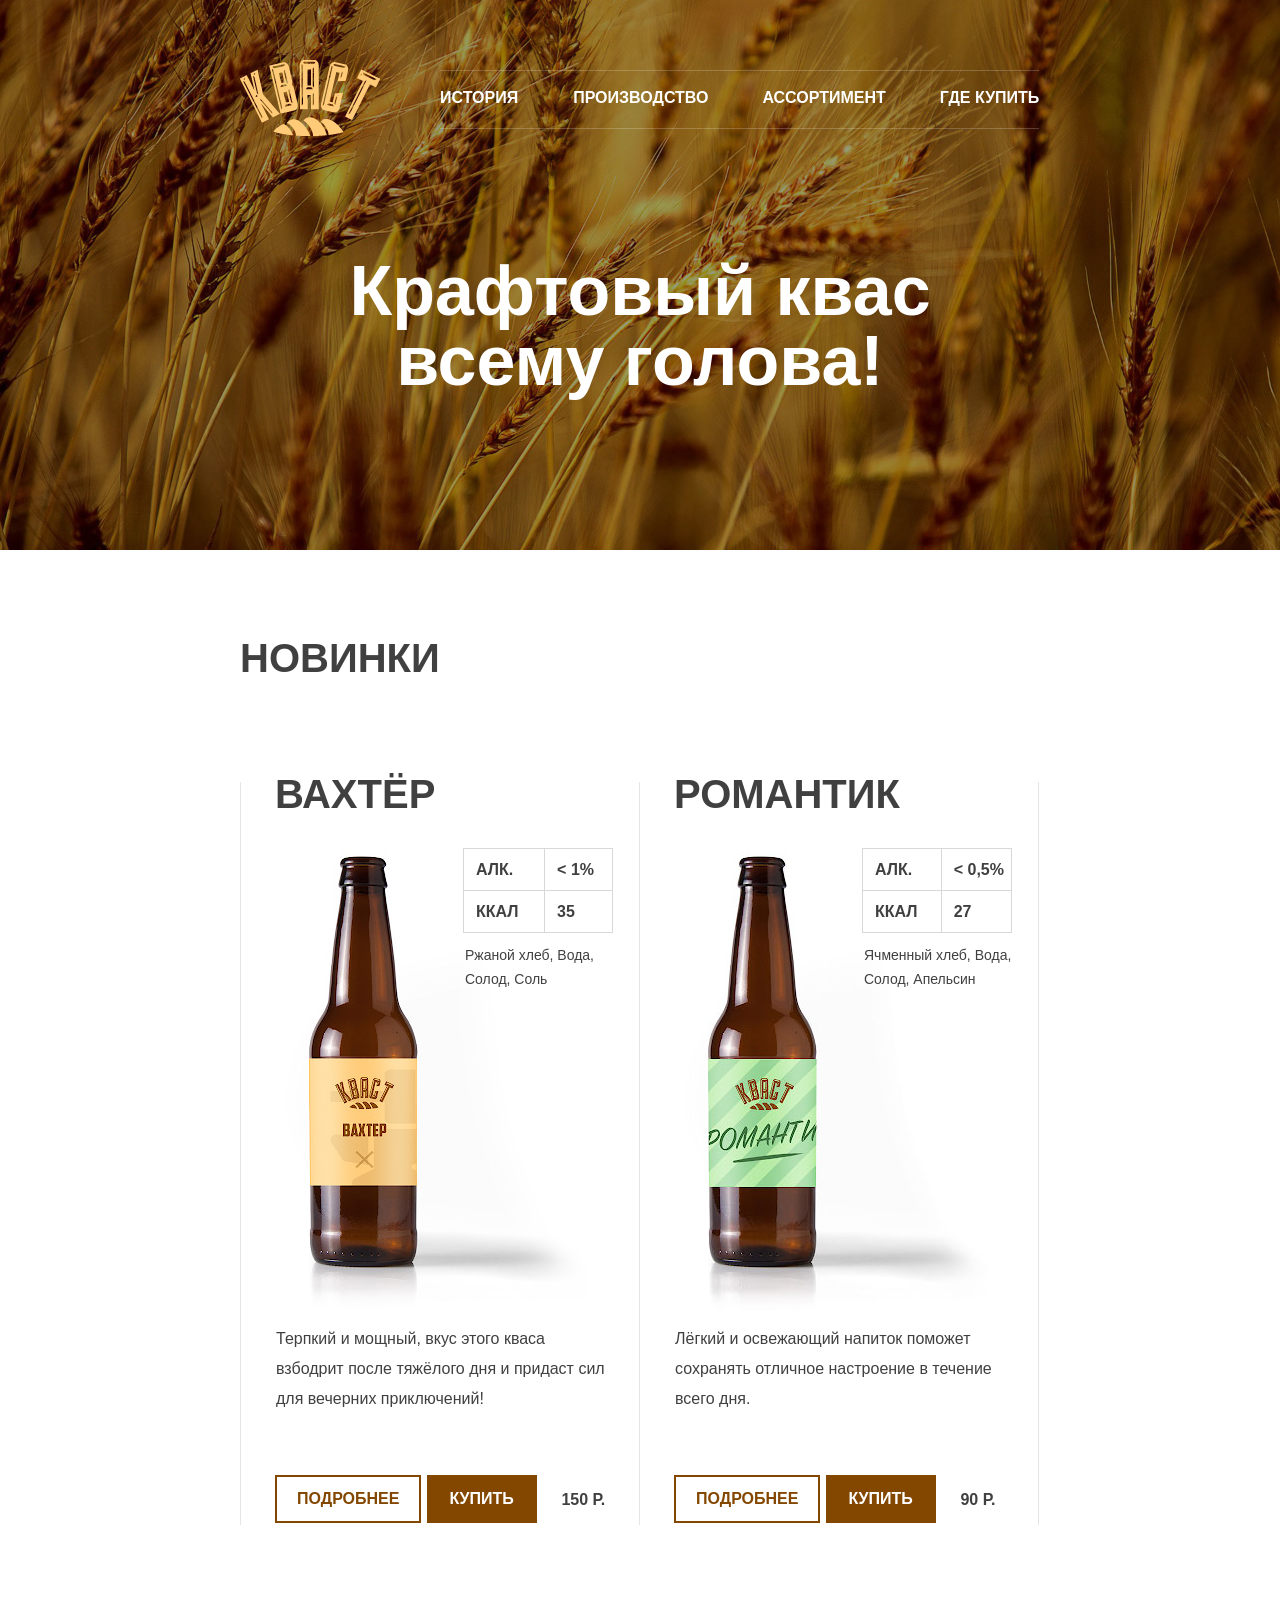
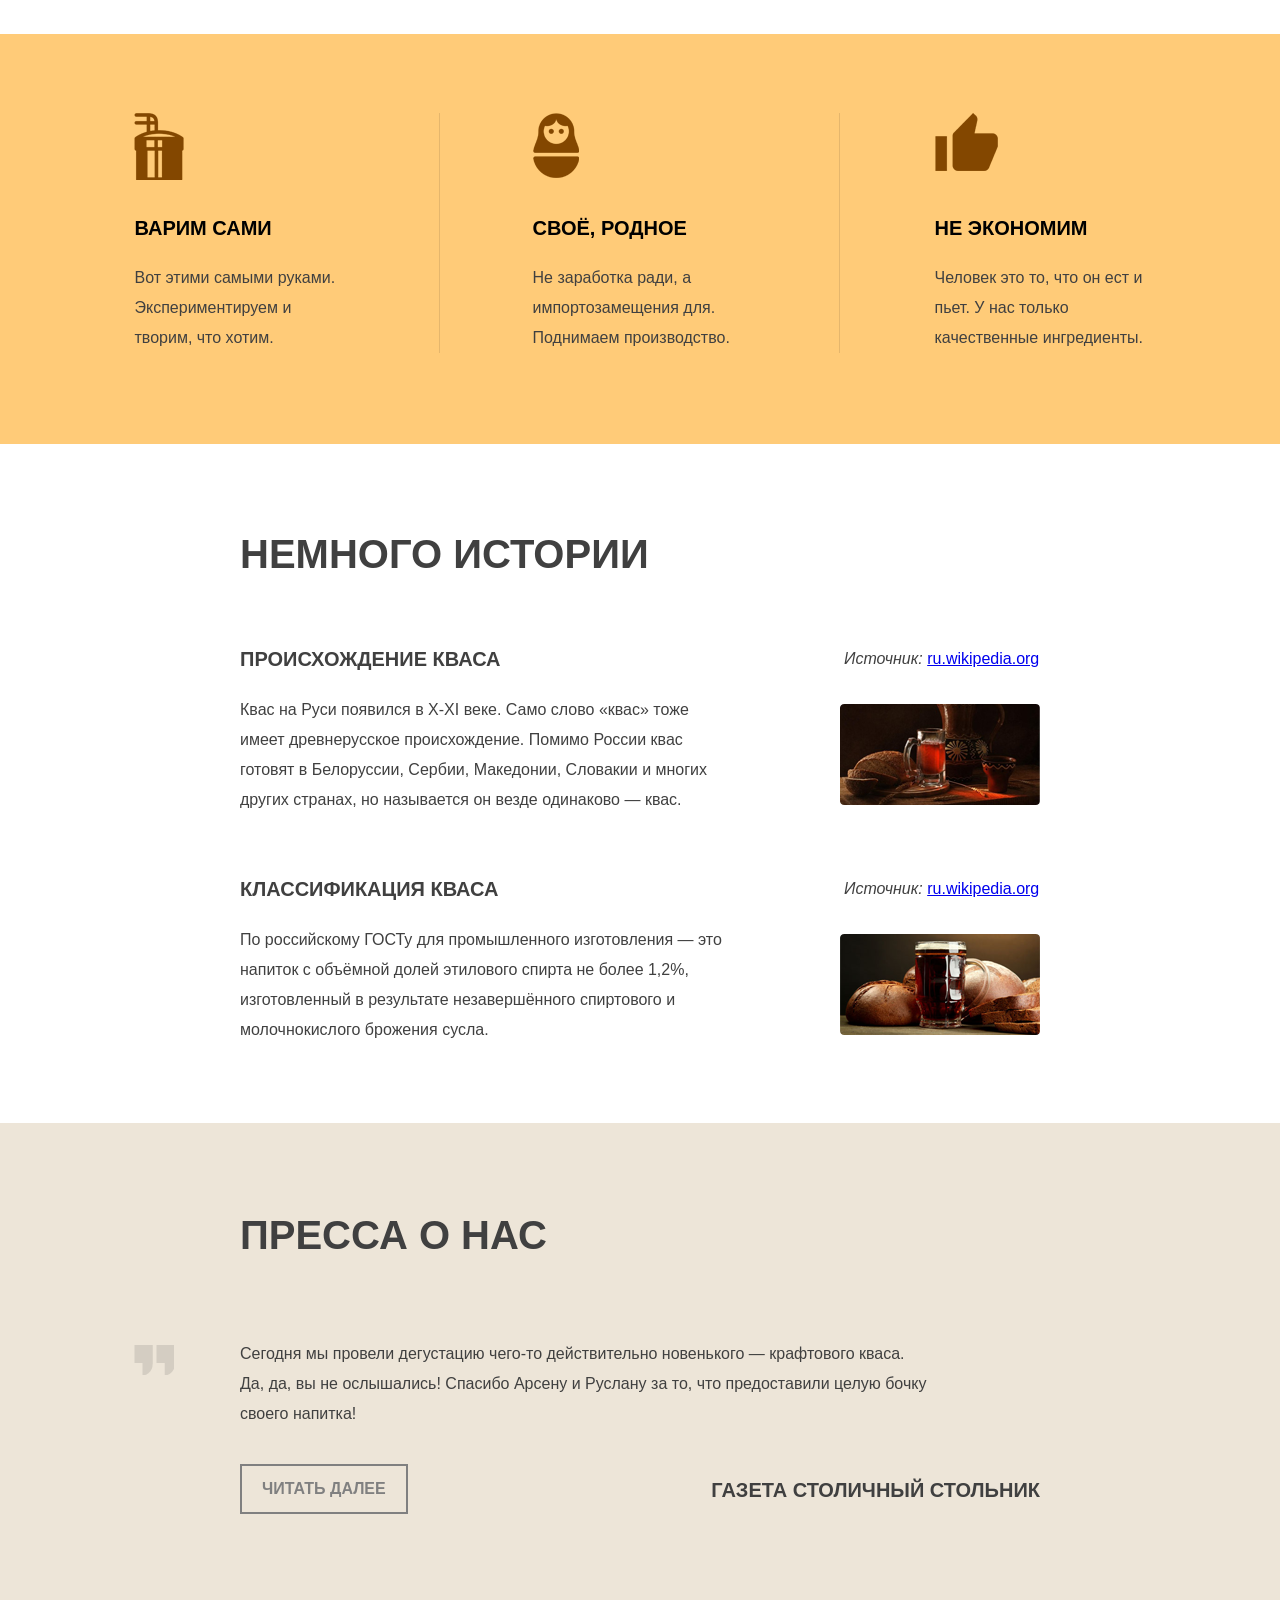
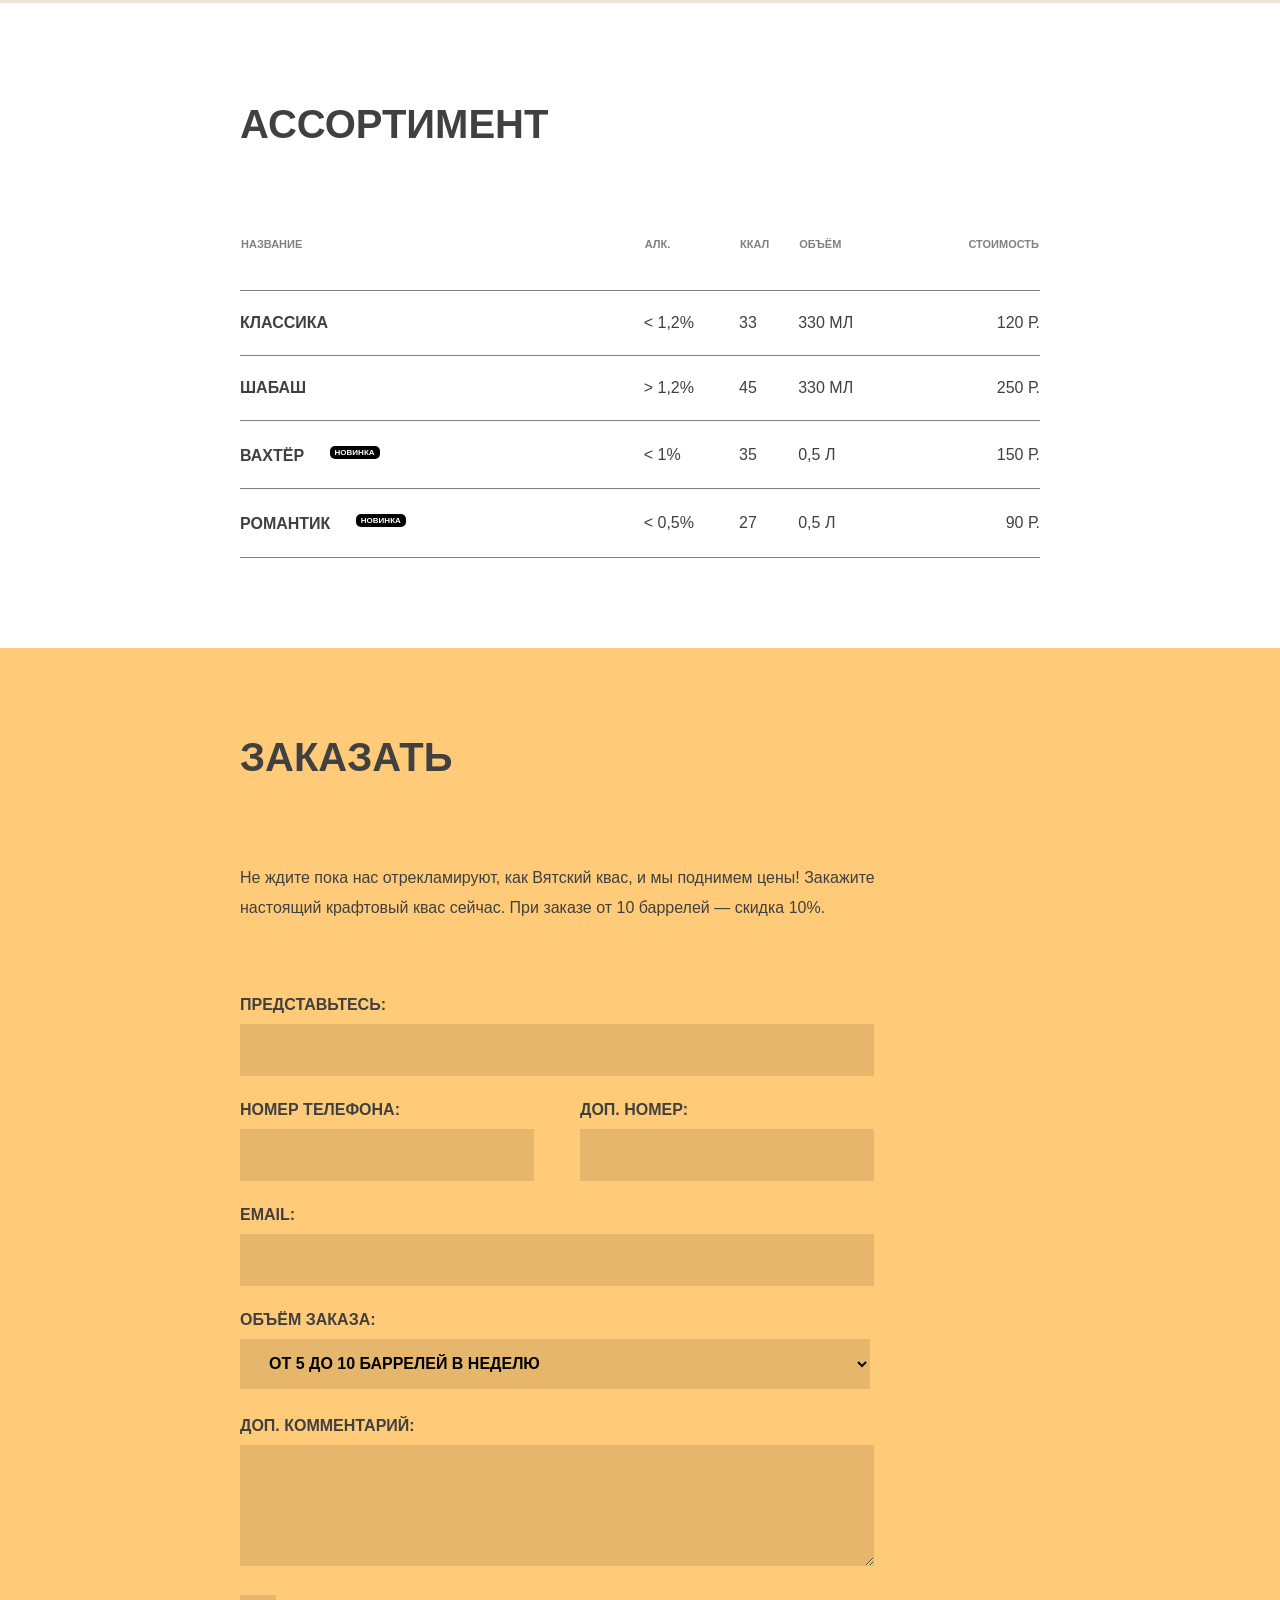
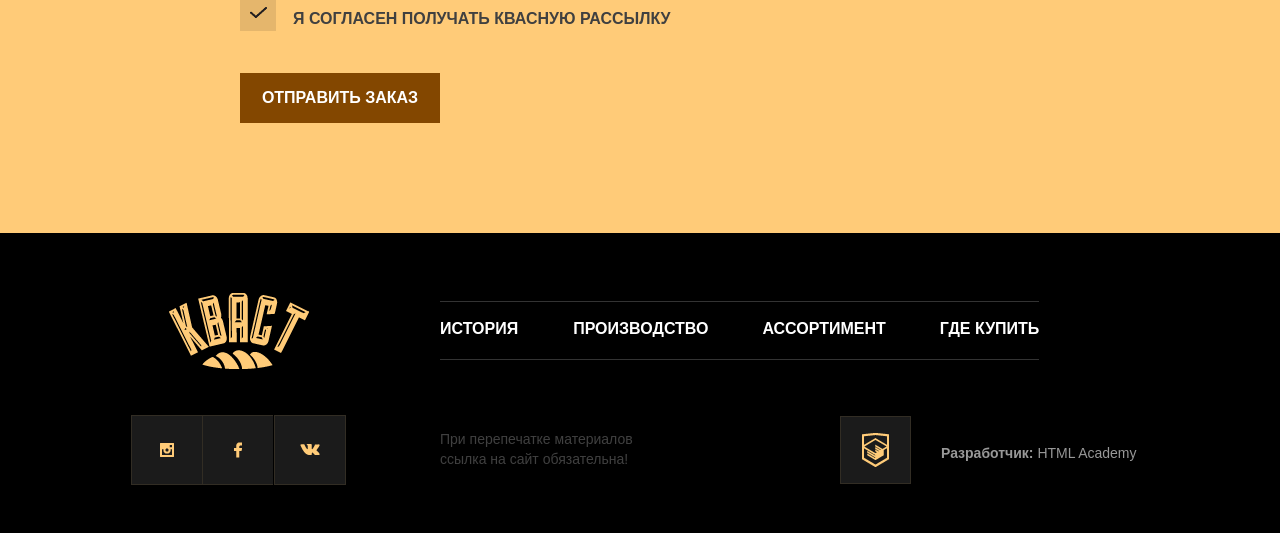
<file: index.html>
<!DOCTYPE HTML>
<html>
  <head>
    <meta charset="utf-8">
    <title>Кваст</title>
    <link rel="stylesheet" href="css/style.css">
  </head>
  <body>

	<header class="page-header">
		<div class="container">
			<div class="header-top clearfix">
				<div class="header-logo">
		<img src="img/logo.png" alt="logo">
				</div>
          <nav class="nav-block main-nav clearfix">
		<ul>
			<li><a href="#">История</a></li>
			<li><a href="#">Производство</a></li>
			<li><a href="#">Ассортимент</a></li>
			<li><a href="#">Где купить</a></li>
		</ul>
          </nav>
			</div>
			</div>
        <div class="promo">
            <p>Крафтовый квас <br> всему голова!</p>
        </div>
		</div>
	</header>

	<section class="newsletter clearfix">
		<div class="container">
		<h2 class="newsletter-news ">Новинки</h2>
			<div class="new-position">
				<h3 class="new-position-name">Вахтёр</h3>
				<div class="position-table">
					<table border="1" class="price-list">
						<tr>
							<td class="price-alc">Алк.</td>
							<td class="price-percent first">&lt; 1%</td>
						</tr>
						<tr>
							<td class="price-fat">Ккал</td>
							<td class="price-count">35</td>
						</tr>
					</table>
					<p class="ingridients">Ржаной хлеб, Вода, Солод, Соль</p>
				</div>
				<div class="item-image ">
					<img src="img/bottle-left.jpg">
				</div>
				<div class="about">
					<p class="about-text">Терпкий и мощный, вкус этого кваса взбодрит после тяжёлого дня и придаст сил для
						вечерних приключений!</p>
				<div class="buy">
					<a class="btn btn-about" href="#">Подробнее</a>
					<a class="btn btn-buy" href="#">Купить</a>
					<strong class="overprice">150 Р.</strong>
				</div>
				</div>
			</div>

		<div class="new-position">
				<h3 class="new-position-name">Романтик</h3>
				<div class="position-table">
					<table border="1" class="price-list">
						<tr>
							<td class="price-alc">Алк.</td>
							<td class="price-percent second">&lt; 0,5%</td>
						</tr>
						<tr>
							<td class="price-fat">Ккал</td>
							<td class="price-count">27</td>
						</tr>
					</table>
					<p class="ingridients">Ячменный хлеб, Вода, Солод, Апельсин</p>

				</div>

				<div class="item-image clearfix">
					<img src="img/bottle-right.jpg">
				</div>
				<div class="about">
					<p class="about-text">Лёгкий и освежающий напиток поможет сохранять отличное настроение в
						течение всего дня.</p>
			<div class="buy">
					<a class="btn btn-about" href="#">Подробнее</a>
					<a class="btn btn-buy" href="#">Купить</a>
					<strong class="overprice">90 Р.</strong>
			</div>
				</div>
		</div>
		</div>
	</section>


	<section class="features">
        <div class="container">
		<ul class="clearfix">
			<li class="feature-item feature-brew">
				<h2 class="feature-title ">Варим сами</h2>
				<p>Вот этими самыми руками. Экспериментируем и творим, что хотим.</p>
			</li>
			<li class="feature-item feature-local">
				<h2 class="feature-title ">Своё, родное</h2>
				<p>Не заработка ради, а импортозамещения для. Поднимаем производство.</p>
			</li>
			<li class="feature-item feature-economy">
				<h2 class="feature-title ">Не экономим</h2>
				<p>Человек это то, что он ест и пьет. У нас только качественные ингредиенты.</p>
			</li>
		</ul>
        </div>
	</section>

	<section class="history">
		<h2 class="newsletter-news">Немного истории</h2>
		<dl>
 	    	<dt>
 	      		<h3>Происхождение кваса</h3>
 		  		<i>Источник: </i><a href="https://ru.wikipedia.org">ru.wikipedia.org</a>
				<img alt="Происхождение кваса" src="img/wiki-1.png">
 			</dt>
 			<dd>
 		  		<p>Квас на Руси появился в X-XI веке. Само слово «квас» тоже имеет древнерусское происхождение. Помимо России квас готовят в Белоруссии, Сербии, Македонии, Словакии и многих других странах, но называется он везде одинаково — квас.</p>
 			</dd>
 			<dt>
 	      		<h3>Классификация кваса</h3>
 		  		<i>Источник: </i><a href="https://ru.wikipedia.org"> ru.wikipedia.org</a>
				<img alt="Классификация кваса" src="img/wiki-2.png">
 			<dd>
 	       		<p>По российскому ГОСТу для промышленного изготовления — это напиток с объёмной долей этилового спирта не более 1,2%, изготовленный в результате незавершённого спиртового и молочнокислого брожения сусла.</p>
 			</dt>
		</dl>
	</section>

	<section class="about-us">
        <div class="container">
		<h2 class="newsletter-news">Пресса о нас</h2>
		<blockquote>
			<p>Сегодня мы провели дегустацию чего-то действительно новенького — крафтового кваса. <br> Да, да, вы не ослышались! Спасибо Арсену и Руслану за то, что предоставили целую бочку своего напитка!</p>

            <a class="btn btn-read" href="#">Читать далее</a>
			<p class="papper-name">Газета столичный Стольник <p>
		</blockquote>
        </div>
	</section>

	<section class="range">
		<h2 class="newsletter-news">Ассортимент</h2>
		<table class="range-table" >
			<tr>
				<th>Название</th>
				<th>Алк.</th>
				<th>Ккал</th>
				<th>Объём</th>
				<th>Стоимость</th>
			</tr>
			<tr>
				<td>Классика</td>
				<td>&lt; 1,2%</td>
				<td>33</td>
				<td>330 мл</td>
				<td>120 Р.</td>
			</tr>
			<tr>
				<td>Шабаш</td>
				<td>&gt; 1,2%</td>
				<td>45</td>
				<td>330 мл</td>
				<td>250 Р.</td>
			</tr>
			<tr>
				<td>Вахтёр <sup>Новинка</sup></td>
				<td>&lt; 1%</td>
				<td>35</td>
				<td>0,5 л</td>
				<td>150 Р.</td>
			</tr>
			<tr>
				<td>Романтик <sup>Новинка</sup></td>
				<td>&lt; 0,5%</td>
				<td>27</td>
				<td>0,5 л</td>
				<td>90 Р.</td>
			</tr>
		</table>
	</section>

	<div class="feedback">
		<div class="container">
	<h2 class="newsletter-news">Заказать</h2>
	<p>Не ждите пока нас отрекламируют, как Вятский квас, и мы поднимем цены! Закажите настоящий крафтовый квас сейчас. При заказе от 10 баррелей — скидка 10%.</p>
		<div class="feedback_form">
			<form>
				<div class="data-form">
					<label for="us-name" class="user-name">Представьтесь:</label>
					<input type="text" name="us-name" id="us-name">
				</div>
				<div class="data-form number">
					<label for="us-phone" class="user-phone">Номер телефона:</label>
					<input type="text" name="us-phone" id="us-phone">
				</div>
				<div class="data-form second-number">
					<label for="second_us-phone" class="second_user-phone">Доп. номер:</label>
					<input type="text" name="us-phone" id="second_us-phone">
				</div>
				<div class="data-form">
					<label for="us-email" class="user-email">Email:</label>
					<input type="text" name="us-email" id="us-email">
				</div>
				<div class="data-form select">
						<label for="data-form" class="data_select">Объём заказа:</label>
					<select class="data-form">
						<option name="1" id="data-form">От 5 до 10 баррелей в неделю</option>
					</select>
				</div>
				<div class="data-form textarea">
					<label for="txt_ar">Доп. комментарий:</label>
					<textarea class="data-form" name="txt_area_mess" id="txt_ar" rows="10" cols="96"></textarea>
				</div>
				<div class="data-form">
					<input checked type="checkbox" name="check" id="checkbox">
					<label for="checkbox">Я согласен получать квасную рассылку</label>	
				</div>
				<div>
					<input type="submit" class="btn" name="btn_submit" id="btn_submit" value="Отправить заказ">
				</div>
			</form>
		</div>
		</div>
</div>

<!-- Block №8 -->

<footer class="page-footer">
	<div class="container">
		<div class="footer-logo">
			<img  src="img/logo.png" width="140" height="76" alt="Кваст">
		</div>
		<nav class="nav-block footer-nav">
			<ul>
				<li><a href="#">История</a></li>
				<li><a href="#">Производство</a></li>
				<li><a href="#">Ассортимент</a></li>
				<li><a href="#">Где купить</a></li>
			</ul>
		</nav>
		<div class="social">
			<a class="social-btn social-in" href="#">Инстаграм</a>
			<a class="social-btn social-fb" href="#">Фейсбук</a>
			<a class="social-btn social-vk" href="#">Вконтакте</a>
			<p>При перепечатке материалов ссылка на сайт обязательна!</p>
		</div>
		<div class="logo_footer">
			<img class="dev-logo" src="img/htmlacademy.png">
			<p><b> Разработчик: </b><a href="#">HTML Academy</a></p>
		</div>
	</div>
</footer>

  </body>
</html>
</file>
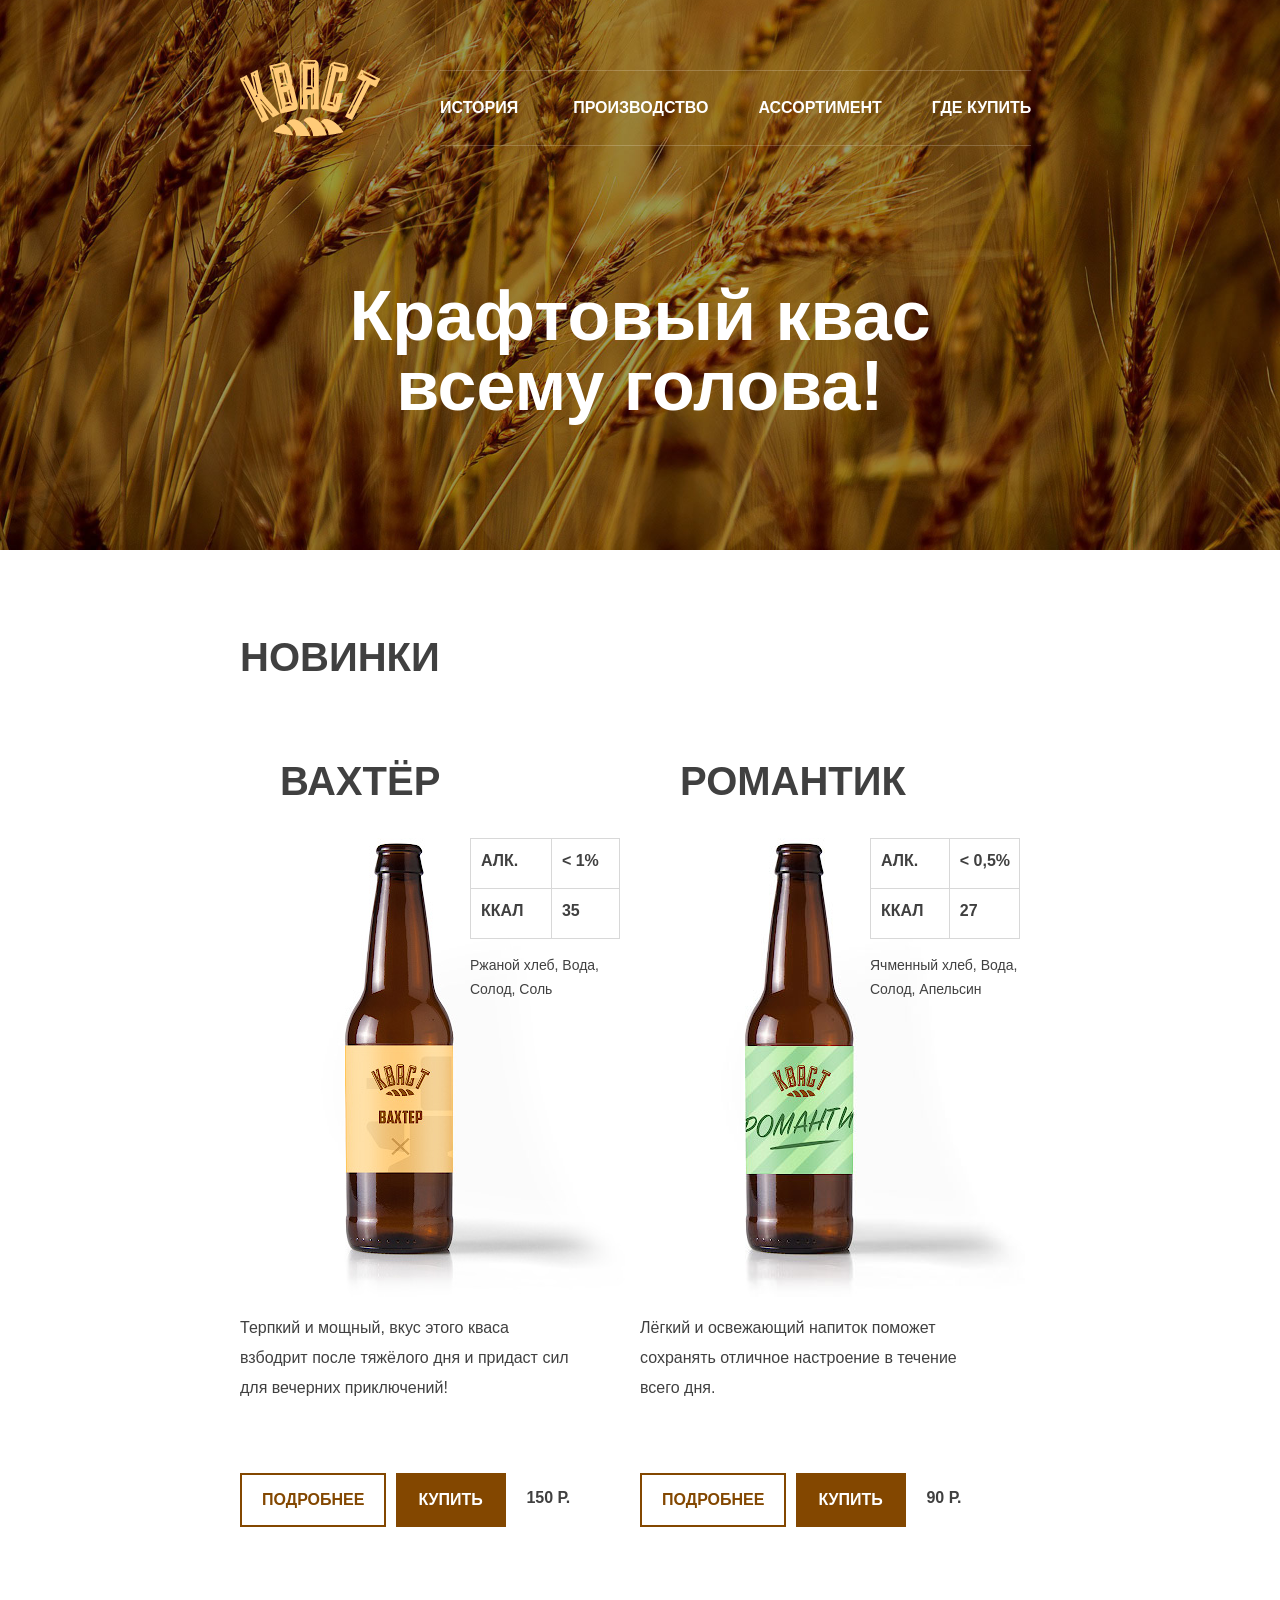
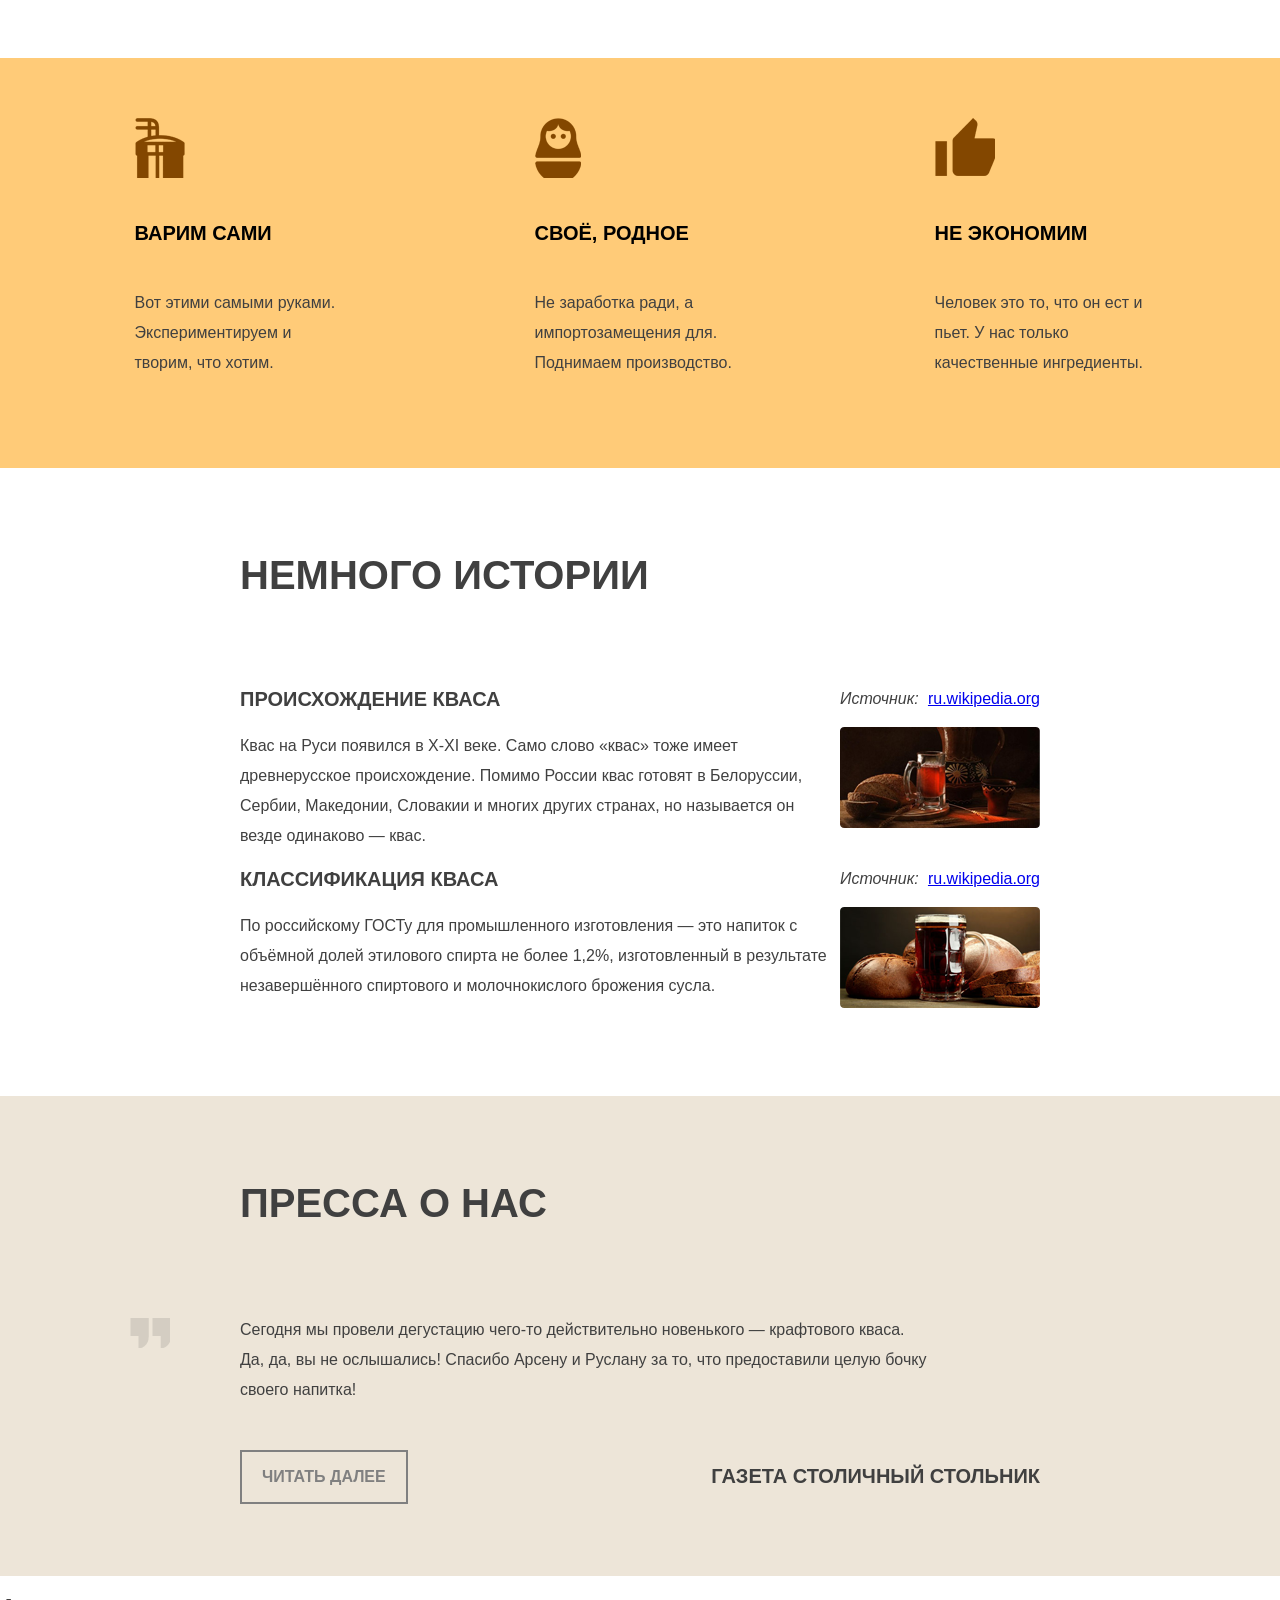
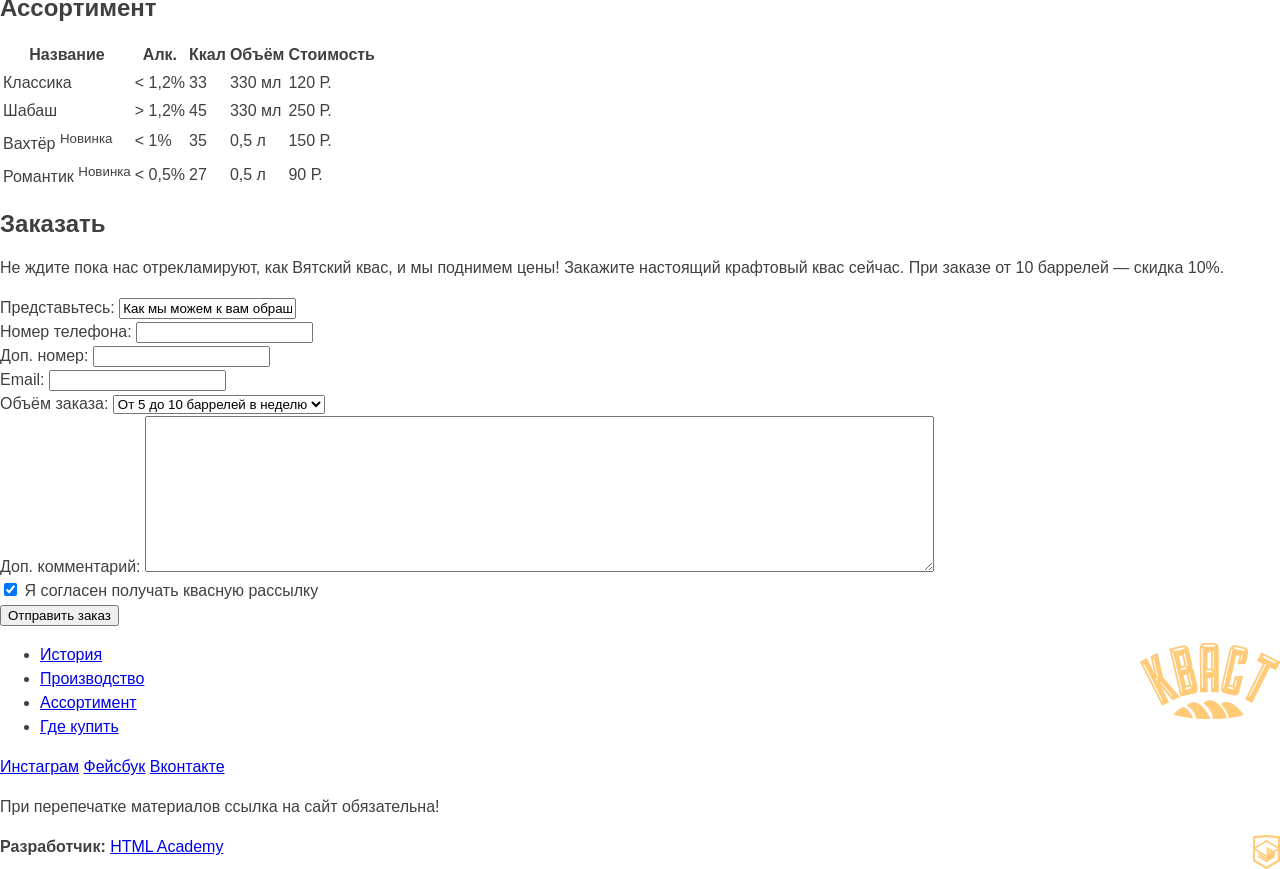
<file: site/index.html>
<!DOCTYPE HTML>
<html>
  <head>
    <meta charset="utf-8">
    <title>Кваст</title>
    <link rel="stylesheet" href="css/style.css">
  </head>
  <body>

	<header class="page-header">
		<div class="container">
			<div class="header-top clearfix">
				<div class="header-logo">
		<img src="img/logo.png" alt="logo">
				</div>
          <nav class="nav-block main-nav clearfix">
		<ul>
			<li><a href="#">История</a></li>
			<li><a href="#">Производство</a></li>
			<li><a href="#">Ассортимент</a></li>
			<li><a href="#">Где купить</a></li>
		</ul>
          </nav>
			</div>
			</div>
        <div class="promo">
            <p>Крафтовый квас <br> всему голова!</p>
        </div>
		</div>
	</header>

	<section class="newsletter clearfix">
		<div class="container">
		<h2 class="newsletter-news ">Новинки</h2>
			<div class="new-position">
				<h3 class="new-position-name">Вахтёр</h3>
				<div class="position-table">
					<table border="1" class="price-list">
						<tr>
							<td class="price-alc">Алк.</td>
							<td class="price-percent">&lt; 1%</td>
						</tr>
						<tr>
							<td class="price-fat">Ккал</td>
							<td class="price-count">35</td>
						</tr>
					</table>
					<p class="ingridients">Ржаной хлеб, Вода, Солод, Соль</p>
				</div>
				<div class="item-image ">
					<img src="img/bottle-left.jpg">
				</div>
				<div class="about">
					<p class="about-text">Терпкий и мощный, вкус этого кваса взбодрит после тяжёлого дня и придаст сил для
						вечерних приключений!</p>
				<div class="buy">
					<a class="btn btn-about" href="#">Подробнее</a>
					<a class="btn btn-buy" href="#">Купить</a>
					<strong class="overprice">150 Р.</strong>
				</div>
				</div>
			</div>

		<div class="new-position">
				<h3 class="new-position-name">Романтик</h3>
				<div class="position-table">
					<table border="1" class="price-list">
						<tr>
							<td class="price-alc">Алк.</td>
							<td class="price-percent">&lt; 0,5%</td>
						</tr>
						<tr>
							<td class="price-fat">Ккал</td>
							<td class="price-count">27</td>
						</tr>
					</table>
					<p class="ingridients">Ячменный хлеб, Вода, Солод, Апельсин</p>

				</div>

				<div class="item-image clearfix">
					<img src="img/bottle-right.jpg">
				</div>
				<div class="about">
					<p class="about-text">Лёгкий и освежающий напиток поможет сохранять отличное настроение в
						течение всего дня.</p>
			<div class="buy">
					<a class="btn btn-about" href="#">Подробнее</a>
					<a class="btn btn-buy" href="#">Купить</a>
					<strong class="overprice">90 Р.</strong>
			</div>
				</div>
		</div>
		</div>
	</section>


	<section class="features">
        <div class="container">
		<ul class="clearfix">
			<li class="feature-item feature-brew">
				<h2 class="feature-title ">Варим сами</h2>
				<p>Вот этими самыми руками. Экспериментируем и творим, что хотим.</p>
			</li>
			<li class="feature-item feature-local">
				<h2 class="feature-title ">Своё, родное</h2>
				<p>Не заработка ради, а импортозамещения для. Поднимаем производство.</p>
			</li>
			<li class="feature-item feature-economy">
				<h2 class="feature-title ">Не экономим</h2>
				<p>Человек это то, что он ест и пьет. У нас только качественные ингредиенты.</p>
			</li>
		</ul>
        </div>
	</section>

	<section class="history">
		<h2 class="newsletter-news">Немного истории</h2>
		<dl>
 	    	<dt>
 	      		<h3>Происхождение кваса</h3>
 		  		<i>Источник: </i><a href="https://ru.wikipedia.org">ru.wikipedia.org</a>
 			</dt>
 			<dd>
 		  		<img alt="Происхождение кваса" src="img/wiki-1.png">
 		  		<p>Квас на Руси появился в X-XI веке. Само слово «квас» тоже имеет древнерусское происхождение. Помимо России квас готовят в Белоруссии, Сербии, Македонии, Словакии и многих других странах, но называется он везде одинаково — квас.</p>
 			</dd>
 			<dt>
 	      		<h3>Классификация кваса</h3>
 		  		<i>Источник: </i><a href="https://ru.wikipedia.org"> ru.wikipedia.org</a>
 			<dd>
 				<img alt="Классификация кваса" src="img/wiki-2.png">
 	       		<p>По российскому ГОСТу для промышленного изготовления — это напиток с объёмной долей этилового спирта не более 1,2%, изготовленный в результате незавершённого спиртового и молочнокислого брожения сусла.</p>
 			</dt>
		</dl>
	</section>

	<section class="about-us">
        <div class="container">
		<h2 class="newsletter-news">Пресса о нас</h2>
		<blockquote>
			<p>Сегодня мы провели дегустацию чего-то действительно новенького — крафтового кваса. <br> Да, да, вы не ослышались! Спасибо Арсену и Руслану за то, что предоставили целую бочку своего напитка!</p>

            <a class="btn btn-read" href="#">Читать далее</a>
			<p class="papper-name">Газета столичный Стольник <p>
		</blockquote>
        </div>
	</section>

	<section class="range">
		<h2>Ассортимент</h2>
		<table class="range-table">
			<tr>
				<th>Название</th>
				<th>Алк.</th>
				<th>Ккал</th>
				<th>Объём</th>
				<th>Стоимость</th>
			</tr>
			<tr>
				<td>Классика</td>
				<td>&lt; 1,2%</td>
				<td>33</td>
				<td>330 мл</td>
				<td>120 Р.</td>
			</tr>
			<tr>
				<td>Шабаш</td>
				<td>&gt; 1,2%</td>
				<td>45</td>
				<td>330 мл</td>
				<td>250 Р.</td>
			</tr>
			<tr>
				<td>Вахтёр <sup>Новинка</sup></td>
				<td>&lt; 1%</td>
				<td>35</td>
				<td>0,5 л</td>
				<td>150 Р.</td>
			</tr>
			<tr>
				<td>Романтик <sup>Новинка</sup></td>
				<td>&lt; 0,5%</td>
				<td>27</td>
				<td>0,5 л</td>
				<td>90 Р.</td>
			</tr>
		</table>
	</section>

	<div class="feedback">
	<h2>Заказать</h2>
	<p>Не ждите пока нас отрекламируют, как Вятский квас, и мы поднимем цены! Закажите настоящий крафтовый квас сейчас. При заказе от 10 баррелей — скидка 10%.</p>
		<div class="feedback_form">
			<form>
				<div class="data-form">
					<label for="us-name" class="user-name">Представьтесь:</label>
					<input type="text" name="us-name" id="us-name" value="Как мы можем к вам обращаться?">
				</div>
				<div class="data-form">
					<label for="us-phone" class="user-phone">Номер телефона:</label>
					<input type="text" name="us-phone" id="us-phone">
				</div>
				<div class="data-form">
					<label for="second_us-phone" class="second_user-phone">Доп. номер:</label>
					<input type="text" name="us-phone" id="second_us-phone">
				</div>
				<div class="data-form">
					<label for="us-email" class="user-email">Email:</label>
					<input type="text" name="us-email" id="us-email">
				</div>
				<div class="data-form">
						<label for="data-form" class="data_select">Объём заказа:</label>
					<select class="data-form">
						<option name="1" id="data-form">От 5 до 10 баррелей в неделю</option>
					</select>
				</div>
				<div class="data-form">
					<label for="txt_ar">Доп. комментарий:</label>
					<textarea class="data-form" name="txt_area_mess" id="txt_ar" rows="10" cols="96"></textarea>
				</div>
				<div class="data-form">
					<input checked type="checkbox" name="check" id="checkbox">
					<label for="checkbox">Я согласен получать квасную рассылку</label>	
				</div>
				<div>
					<input type="submit" name="btn_submit" id="btn_submit" value="Отправить заказ">
				</div>
			</form>
		</div>
</div>

<!-- Block №8 -->

<div class="page-footer">
		<div class="footer-logo">
			<img src="img/logo.png" width="140" height="76" alt="Кваст">
		</div>
		<nav class="footer-menu">
			<ul>
				<li><a href="#">История</a></li>
				<li><a href="#">Производство</a></li>
				<li><a href="#">Ассортимент</a></li>
				<li><a href="#">Где купить</a></li>
			</ul>
		</nav>
		<div class="social">
			<a class="social social-in" href="#">Инстаграм</a>
			<a class="social-fb" href="#">Фейсбук</a>
			<a class="social-vk" href="#">Вконтакте</a>
			<p>При перепечатке материалов ссылка на сайт обязательна!</p>
		</div>
		<div class="logo_footer">
			<img src="img/htmlacademy.png"><b> Разработчик: </b><a href="#">HTML Academy</a>
		</div>
</div>

  </body>
</html>
</file>
<file: css/style.css>
body {
    min-width: 1200px;
    margin: 0;
    padding: 0;
    font-size: 16px;
    line-height: 24px;
    font-family: "Arial", sans-serif;
    color: #404040;
    background-color: white;
}

section {
    margin-bottom: 109px;
}

section.features {
    margin-bottom: 98px;
}

.page-header {
    font-family: Arial, sans-serif;
    font-size: 16px;
    font-weight: bold;
    background: url("../img/wheat-back.jpg") no-repeat;
    min-height: 550px;
    background-position: bottom;
    -webkit-background-size: cover;
    background-size: cover;
    color: #c3c3c3;
    background-color: #363636;
    margin-bottom: 30px;
}

.page-header .container {
    width: 800px;
    margin: 0 auto;
}

.clearfix::after {
    content: "";
    display: table;
    clear: both;
}
.header-logo {
    float: left;
    padding-top: 60px;
    width: 200px;
    height: 76px;
}
.header-logo img {
    width: 140px;
    height: 76px;
    padding-right: 60px;
}

.main-nav ul {
    float: left;
    padding: 0;
    list-style: none;
    margin: 70px 0;
    margin-bottom: 0;
    border-bottom: 1px solid rgba(255, 255, 255, .2);
    border-top: 1px solid rgba(255, 255, 255, .2);
    max-width: 600px;
}

.main-nav li {
    text-align: center;
    float: left;
    text-transform: uppercase;
    padding-bottom: 18px;
    padding-top: 15px;
    margin-right: 54px;
}

.main-nav li:first-child {
    margin-right: 55px;
}

.main-nav li:hover {
    border-bottom: 1px solid #FFF;
}

.main-nav li:last-child {
    margin-right: 0;
}

.main-nav a {
    color: #ffffff;
    text-decoration: none;
}

.main-nav a:hover {

    color: #ffcb78;
}

.main-nav a:active {
    color: rgba(255, 255, 255, 0.3);
}


.promo {
    margin-top: 120px;
}

.promo p{
     padding: 0;
    margin: 0 auto;
    font-weight: bold;
    color: #FFFFFF;
    font-size: 70px;
    text-align: center;
    height: 140px;
    width: 800px;
    line-height: 70px;
}


.newsletter .container {
    width: 800px;
    margin: 0 auto;
}

.newsletter-news {
    font-size: 40px;
    text-transform: uppercase;
    margin: 96px 0 112px 0;
}

.history h2.newsletter-news {
    margin-bottom: 81px;
}

.newsletter .new-position {
    width: 398px;
    float: left;
    border-left: 1px solid #e5e5e5;
    border-right: 1px solid #e5e5e5;
}

.new-position:last-child {
    border-left: none;
}

.newsletter .new-position-name {
    text-transform: uppercase;
    width: 400px;
    margin-left: 34px;
    font-size: 40px;
}

.position-table {
    position: absolute;
    left: 222px;
    top: 66px;
}

.price-list {
    max-width: 150px;
    height: 85px;
    border-collapse: collapse;
    font-weight: bold;
    font-size: 16px;
    text-align: left;
    text-transform: uppercase;
}

.price-list td {
    border: 1px solid #d8d8d8;
    padding-left: 12px;
}

.price-list .price-alc {
    width: 80px;
    text-align: left;
}

.price-list .price-percent {
    width: 70px;
    text-align: left;
}

.price-percent .first {
    padding-left: 10px;
}

.price-percent .second {
    padding-left: 1px;
}

.price-list .price-fat {
    width: 80px;
    text-align: left;
}

.price-list .price-count {
    width: 70px;
    text-align: left;
}
.new-position {
    position: relative;
}

.new-position .item-image {
    margin-left: 0px;
    margin-top: 10px;
    padding-left: 44px;
}

.new-position  .ingridients {
    width: 150px;
    float:right;
    line-height: 24px;
    font-size: 14px;
    margin-top: 10px;
    padding-left: 2px;
}

.new-position .about {
    float: left;
    width: 100%;
}
h3.new-position-name {
    font-size: 40px;
    margin-top: 0;
    margin-bottom: 45px;
}


div.about {
    max-width: 330px;
    font-size: 16px;
    line-height: 30px;
    font-family: 'Arial', serif;
    margin: 0 auto;
}


.about .btn {
    margin-right: 10px;
}

.about a.btn-about{
    float: left;
    text-decoration: none;
    color: #834700;
    font-size: 16px;
    font-family: 'Arial', sans-serif;
    text-transform: uppercase;
    font-weight: bold;
    padding: 7px 20px;
    border: 2px solid #834700;
    cursor: pointer;
    margin: 0 34px;
    margin-right: 6px;
}

.about a.btn-about:hover {
    color: #6a3900;
    border-color: #6a3900;
    cursor: pointer;
}

.about a.btn-about:active {
    opacity: .3;
}

.about a.btn-buy {
    float: left;
    text-decoration: none;
    width: 66px;
    color: #FFFFFF;
    font-size: 16px;
    font-family: 'Arial', sans-serif;
    text-transform: uppercase;
    font-weight: bold;
    padding: 7px 20px;
    border: 2px solid #834700;
    background-color: #834700;
    cursor: pointer;
    margin-right: 14px;

}

.about a.btn-buy:hover {

}

.about a.btn-buy:active {

}
.about .overprice {
    float: left;
    font-size: 16px;
    font-family: 'Arial', sans-serif;
    text-transform: uppercase;
    font-weight: bold;
    padding: 10px 20px;
    padding-left: 10px;
    background-color: #FFFFFF;
}

.buy {
    min-width: 400px;
}

.about-text {
    font-size: 16px;
    line-height: 30px;
    margin-bottom: 61px;
    margin-left: 35px;
    margin-top: 7px;
    width: 100%;
}

.features {
    background-color: #ffcb78;
    max-height: 410px;
}

.features ul {
    padding: 0;
    list-style: none;
    padding-top: 79px;
    padding-bottom: 87px;
}

.feature-item {
    position: relative;
    float: left;
    margin-bottom: 4px;
    padding-top: 40px;
    border-right: 1px solid #e5b66c;
}

.feature-item:last-child {
    border: none;
}

.feature-brew {
    width: 304px;
}

.feature-local {
    width: 306px;
    margin-left: 93px;
}

.feature-economy {
    margin-left: 95px;
    width: 210px;
}

.feature-brew::before {
    content: "";
    position: absolute;
    top: 0;
    left: -1px;
    width: 61px;
    height: 67px;
    background-image: url("../img/icon-brew.png");
    background-repeat: no-repeat;
}

.feature-local::before {
    content: "";
    position: absolute;
    top: 0;
    left: 0;
    width: 60px;
    height: 66px;
    background-image: url("../img/icon-matreshka.png");
    background-repeat: no-repeat;
}

.feature-economy::before {
    content: "";
    position: absolute;
    top: 0;
    left: 0;
    width: 66px;
    height: 60px;
    background-image: url("../img/icon-thumbsup.png");
    background-repeat: no-repeat;
}

.feature-title {
    text-transform: uppercase;
    margin: 38px 0;
    margin-bottom: 20px;
    margin-top: 60px;
    font-weight: bold;
    font-size: 20px;
    line-height: 30px;
    font-family: "Arial", serif;
    color: #000;
}

.feature-item p {
    margin: 0;
    width: 210px;
    line-height: 30px;
    font-size: 16px;
}

.features .container {
    width: 1011px;
    margin: 0 auto;
}

.history {
    width: 800px;
    margin: 0 auto;
}

.history .newsletter-news {
    margin-bottom: 83px;
}

.history dl dt h3 {
    position: relative;
    float: left;
    font-size: 20px;
    width: 604px;
    text-transform: uppercase;
    margin-top: 0;
    margin-bottom: 24px;
}

.history img {
    float: right;
    vertical-align: middle;
    width: 200px;
    height: 101px;
    margin-top: 9px;
}

.history dd  {
    margin: 0;
    padding: 0;
    margin-bottom: 62px;
}

.history dd p {
    font-size: 16px;
    line-height: 30px;
    width: 497px;
}

.about-us {
    min-height: 480px;
    background-color: #ede5d8;
}

.about-us h2.newsletter-news {
    margin-top: 78px;
    margin-bottom: 92px;
    padding-top: 100px;
}

.about-us p {
    line-height: 30px;
    font-family: 'Arial', serif;
    width: 700px;
    font-size: 16px;
    margin-top: 0;
}

.about-us blockquote {
    margin: 0;
    padding: 0;
}

blockquote::before {
    content: "";
    position: absolute;
    top: 222px;
    left: -106px;
    width: 40px;
    height: 30px;
    background-image: url("../img/quotes.png");
    background-repeat: no-repeat;
}

.about-us p {
    margin-bottom: 6px;
}

.about-us p.papper-name {
    float: right;
    font-family: Arial,serif;
    font-size: 20px;
    font-weight: bold;
    text-transform: uppercase;
    margin: 40px 0 0 0;
    width: 400px;
    text-align: right;
    height: 125px;
}

blockquote a {
    text-align: center;
    float: left;
    text-decoration: none;
    color: grey;
    font-size: 16px;
    font-family: 'Arial', sans-serif;
    text-transform: uppercase;
    font-weight: bold;
    padding: 13px 20px;
    border: 2px solid grey;
    line-height: 20px;
    cursor: pointer;
    margin-top: 29px;
}

.about-us .container {
    position: relative;
    width: 800px;
    margin: 0 auto;
}

section.range {
    max-width: 800px;
    margin: 0 auto;
    padding-bottom: 90px;
}

.range h2.newsletter-news {
    margin-bottom: 92px;
}

.range .range-table {
    width: 100%;
    text-align: left;
    font-size: 16px;
    line-height: 30px;
    text-transform: uppercase;
    border-collapse: collapse;
}

.range .range-table tr {
    border-bottom: 1px solid grey;
}

.range .range-table th:first-child,
.range .range-table td:first-child {
    min-width: 211px;
}

.range .range-table th:last-child,
.range .range-table td:last-child  {
    text-align: right;
}

.range .range-table td:first-child {
    font-weight: bold;
}

.range .range-table th {
    font-family: Arial, sans-serif;
    font-size: 11px;
    color: grey;
    padding-bottom: 31px;
}

.range .range-table td {
    padding: 17px 0 ;
}

.range .range-table sup {
    color: #FFF;
    background-color: #000;
    border-radius: 5px;
    font-size: 8px;
    padding: 2px 5px;
    margin-left: 21px;
}

.feedback {
    background-color: #ffcb78;
}

.feedback .container {
    width: 800px;
    margin: 0 auto;
}

.feedback h2.newsletter-news {
    margin-top: 0;
    margin-bottom: 94px;
    padding-top: 97px;
}

.feedback p {
    margin-bottom: 70px;
    font-family: 'Arial',sans-serif;
    font-size: 16px;
    line-height: 30px;
    width: 720px;
}

.feedback label {
    text-transform: uppercase;
    font-weight: bold;
    font-size: 16px;
    line-height: 20px;
}

.feedback .data-form {
    width: 630px;
    margin-bottom: 22px;
}

.feedback input, .feedback select {
    width: 630px;
    height: 50px;
    background-color: #e5b66c;
    border: none;
    outline: none;
    box-shadow: none;
    margin-top: 7px;
}

.feedback textarea {
    background-color: #e5b66c;
    border: none;
    outline: none;
    box-shadow: none;
    margin-top: 7px;
    height: 117px;
}

.feedback .select {
    margin-bottom: 3px;
}

.data-form input#us-phone {
    width: 290px;
}

.data-form input#second_us-phone {
    width: 290px;
}


.data-form.number {
    width: 290px;
    float: left;
    margin-right: 50px;
}
.data-form.second-number {
    width: 50%;
    float: left;
}

input[type="checkbox"] {
display: none;
}

select, option    {
    font-size: 16px;
    line-height: 20px;
    font-weight: bolder;
    padding-left: 25px;
    text-transform: uppercase;
    color: #000000;
}

.feedback_form .textarea {
    margin-bottom: 0;
}

input[type=checkbox]:checked + label::before {
    content: '';
    background: url('../img/check.png') no-repeat 50% 50%;
    margin-right: 17px;
    display: inline-block;
    width: 36px;
    height: 36px;
    background-color: #e5b66c;
    vertical-align: bottom;
}

input[type=checkbox] + label::before {
    content: '';
    margin-right: 20px;
    display: inline-block;
    width: 36px;
    height: 36px;
    background-color: #e5b66c;
    vertical-align: bottom;
}

form div  input.btn {
    margin-top: 20px;
    margin-bottom: 110px;
    width: 200px;
    height: 50px;
    background-color: #834700;
    border: none;
    font-size: 16px;
    line-height: 20px;
    color: #fff;
    text-transform: uppercase;
    font-weight: bold;
}

footer  {
    background-color: black;
}

.page-footer .container {
    max-width: 1010px;
    box-sizing: content-box;
    min-height: 300px;
    margin: 0 auto;
}

.footer-logo {
    float: left;
    width: 271px;
    height: 76px;
    padding-left: 34px;
    padding-top: 51px;
}
.footer-logo img {
    padding-top: 9px;
    width: 140px;
    height: 76px;
}

.footer-nav ul {
    float: left;
    padding: 0;
    list-style: none;
    margin: 68px 0;
    margin-bottom: 0;
    border-bottom: 1px solid rgba(255, 255, 255, .2);
    border-top: 1px solid rgba(255, 255, 255, .2);
    max-width: 600px;
    font-family: Arial, sans-serif;
    font-size: 16px;
    font-weight: bold;
}

.footer-nav li {
    text-align: center;
    float: left;
    text-transform: uppercase;
    padding-bottom: 18px;
    padding-top: 15px;
    margin-right: 54px;
}

.footer-nav li:first-child {
    margin-right: 55px;
}

.footer-nav li:hover {
    border-bottom: 1px solid #FFF;
}

.footer-nav li:last-child {
    margin-right: 0;
}

.footer-nav a {
    color: #ffffff;
    text-decoration: none;
}

.footer-nav a:hover {

    color: #ffcb78;
}

.footer-nav a:active {
    color: rgba(255, 255, 255, 0.3);
}

.social p {
    font-size: 14px;
    line-height: 20px;
    width: 203px;
    float: right;
}

 .social {
    width: 508px;
    height: 68px;
    margin-top: 55px;
    float: left;
}

 .social .social-btn  {
    margin-left: -4px;
    font-size: 0;
}

.social-btn::before {
    content: '';
    border: rgba(255, 203, 120, .1) solid 1px;
    display: inline-block;
    width: 70px;
    height: 68px;
    background: #1b1b1b url("../img/icon-insta.png") no-repeat 50%;
}

 .social-fb::before {
    background-image: url("../img/icon-fb.png");
}

 .social-vk::before {
     background-image: url("../img/icon-vk.png");
 }

.social-btn:first-child::before,
.social-btn:nth-child(2)::before{
    border-right: none;
}

p.copyright {
    float: left;
    width: 203px;
    font-size: 14px;
    line-height: 20px;
    color: #989898;
    margin-top: 60px;
    margin-left: 90px;
}

.logo_footer {
    float: right;
    width: 305px;
    margin-top: 37px;
}

.dev-logo {
    float: left;
    border: rgba(255, 203, 120, .1) solid 1px;
    display: inline-block;
    width: 27px;
    height: 34px;
    padding: 16px 21px;
    background: #1b1b1b ;
    margin-right: 30px;
    margin-top: 19px;
}


.logo_footer p {
    margin-top: 46px;
}

.logo_footer p , .logo_footer a {
    color: #989898;
    text-decoration: none;
    font-size: 14px;
    line-height: 20px;

}
</file>
<file: site/css/style.css>
body {
    min-width: 1200px;
    margin: 0;
    padding: 0;
    font-size: 16px;
    line-height: 24px;
    font-family: "Arial", sans-serif;
    color: #404040;
    background-color: white;
}

.page-header {
    font-family: Arial, sans-serif;
    font-size: 16px;
    font-weight: bold;
    background: url("../img/wheat-back.jpg") no-repeat;
    min-height: 550px;
    background-position: bottom;
    -webkit-background-size: cover;
    background-size: cover;
    color: #c3c3c3;
    background-color: #363636;
}

.page-header .container {
    width: 800px;
    margin: 0 auto;
}

.clearfix::after {
    content: "";
    display: table;
    clear: both;
}
.header-logo {
    float: left;
    padding-top: 60px;
    width: 200px;
    height: 76px;
}
.header-logo img {
    width: 140px;
    height: 76px;
    padding-right: 60px;
}

.main-nav ul {
    float: left;
    padding: 0;
    list-style: none;
    margin: 70px 0;
    margin-bottom: 0;
    border-bottom: 1px solid rgba(255, 255, 255, .2);
    border-top: 1px solid rgba(255, 255, 255, .2);
    max-width: 600px;
}

.main-nav li {
    text-align: center;
    float: left;
    text-transform: uppercase;
    padding: 25px 0;
    margin-right: 50px;
}

.main-nav li:first-child {
    margin-right: 55px;
}

.main-nav li:hover {
    border-bottom: 1px solid #FFF;
}

.main-nav li:last-child {
    margin-right: 0;
}

.main-nav a {
    color: #ffffff;
    text-decoration: none;
}

.main-nav a:hover {

    color: #ffcb78;
}

.main-nav a:active {
    color: rgba(255, 255, 255, 0.3);
}


.promo {
    margin-top: 135px;
    margin-bottom: 150px;
}

.promo p{
     padding: 0;
    margin: 0 auto;
    font-weight: bold;
    color: #FFFFFF;
    font-size: 70px;
    text-align: center;
    height: 140px;
    width: 800px;
    line-height: 70px;
}


.newsletter .container {
    width: 800px;
    margin: 0 auto;
}

.newsletter-news {
    margin: 95px 0 100px 0px;
    font-size: 40px;
    text-transform: uppercase;
}

.newsletter .new-position {
    width: 400px;
    float: left;
}

.newsletter .new-position-name {
    text-transform: uppercase;
    width: 400px;
    margin-left: 40px;
    font-size: 40px;
}

.position-table {
    max-width: 200px;
    position: absolute;
    left: 230px;
}

.price-list {
    border-collapse: collapse;
    font-weight: bold;
    font-size: 16px;
}

.price-list {
    max-width: 150px;
    height: 85px;
    border-collapse: collapse;
    font-weight: bold;
    font-size: 16px;
    text-align: left;
    text-transform: uppercase;

}

.price-list td {
    border: 1px solid #d8d8d8;
}

.price-list td {
    padding-top: 10px;
    padding-left: 10px;
    padding-bottom: 15px;
}

.price-list .price-alc {
    width: 80px;
    text-align: left;
}

.price-list .price-percent {
    width: 70px;
    text-align: left;
}

.price-list .price-fat {
    width: 80px;
    text-align: left;
}

.price-list .price-count {
    width: 70px;
    text-align: left;
}
.new-position {
    position: relative;
}

.new-position .item-image {
    margin-left: 0px;
    margin-top: 10px;
}

.new-position  .ingridients {
    width: 150px;
    float:right;
    line-height: 24px;
    font-size: 14px;
}

.new-position .about {
    width: 400px;
    float: left;
}
h3.new-position-name {
    font-size: 40px;
    margin-top: 0;
    margin-bottom: 45px;
}


div.about {
    max-width: 330px;
    font-size: 16px;
    line-height: 30px;
    font-family: 'Arial', serif;
    margin: 0 auto;
    margin-bottom: 115px;
}


.about .btn {
    margin-right: 10px;
}

.about a.btn-about{
    float: left;
    text-decoration: none;
    color: #834700;
    font-size: 16px;
    font-family: 'Arial', sans-serif;
    text-transform: uppercase;
    font-weight: bold;
    padding: 10px 20px;
    border: 2px solid #834700;
    cursor: pointer;
}

.about a.btn-about:hover {
    color: #6a3900;
    border-color: #6a3900;
    cursor: pointer;
}

.about a.btn-about:active {
    opacity: .3;
}

.about a.btn-buy {
    float: left;
    text-decoration: none;
    width: 66px;
    color: #FFFFFF;
    font-size: 16px;
    font-family: 'Arial', sans-serif;
    text-transform: uppercase;
    font-weight: bold;
    padding: 10px 20px;
    border: 2px solid #834700;
    background-color: #834700;
    cursor: pointer;
}

.about a.btn-buy:hover {

}

.about a.btn-buy:active {

}
.about .overprice {
    float: left;
    font-size: 16px;
    font-family: 'Arial', sans-serif;
    text-transform: uppercase;
    font-weight: bold;
    padding: 10px 20px;
    padding-left: 10px;
    background-color: #FFFFFF;
}

.buy {
    min-width: 400px;
}

.about-text {
    font-size: 16px;
    line-height: 30px;
    margin-bottom: 70px;
}

.features {
    background-color: #ffcb78;
    max-height: 410px;
}

.features ul {
    padding: 0;
    list-style: none;
    padding-top: 80px;
    padding-bottom: 30px;
}

.feature-item {
    position: relative;
    float: left;
    padding-top: 40px;
}

.feature-brew {
    width: 400px;
}

.feature-local {
    width: 400px;
}

.feature-economy {
    width: 210px;
}

.feature-brew::before {
    content: "";
    position: absolute;
    top: -20px;
    left: 0px;
    width: 60px;
    height: 60px;
    background-image: url("../img/icon-brew.png");
    background-repeat: no-repeat;
}

.feature-local::before {
    content: "";
    position: absolute;
    top: -20px;
    left: 0px;
    width: 60px;
    height: 60px;
    background-image: url("../img/icon-matreshka.png");
    background-repeat: no-repeat;
}

.feature-economy::before {
    content: "";
    position: absolute;
    top: -20px;
    left: 0px;
    width: 60px;
    height: 60px;
    background-image: url("../img/icon-thumbsup.png");
    background-repeat: no-repeat;
}

.feature-title {
    text-transform: uppercase;
    margin: 40px 0;
    font-weight: bold;
    font-size: 20px;
    line-height: 30px;
    font-family: "Arial", serif;
    color: #000;
}

.feature-item p {
    margin: 0;
    width: 210px;
    height: 175px;
    line-height: 30px;
    font-size: 16px;
}

.features .container {
    width: 1011px;
    margin: 0 auto;
}

.history {
    width: 800px;
    margin: 0 auto;
}

.history dl dt h3 {
    position: relative;
    float: left;
    font-size: 20px;
    width: 600px;
    text-transform: uppercase;
    margin-top: 0;
}

.history a ,img {
    float: right;
    vertical-align: middle;
}

.history dd  {
    margin: 0;
    padding: 0;
}

.history dd p {
    font-size: 16px;
    line-height: 30px;
    width: 600px;
}

.about-us {
    min-height: 480px;
    background-color: #ede5d8;
}

.about-us h2 {
    padding-top: 95px;
}

.about-us p {
    line-height: 30px;
    font-family: 'Arial', serif;
    width: 700px;
    font-size: 16px;
    margin-top: 0;
}

.about-us blockquote {
    margin: 0;
    padding: 0;
}

blockquote::before {
    content: "";
    position: absolute;
    top: 222px;
    left: -110px;
    width: 40px;
    height: 30px;
    background-image: url("../img/quotes.png");
    background-repeat: no-repeat;

}

.about-us p.papper-name {
    float: right;
    font-family: Arial,serif;
    font-size: 20px;
    font-weight: bold;
    text-transform: uppercase;
    margin: 40px 0 0 0;
    width: 400px;
    text-align: right;
    height: 125px;
}

blockquote a {
    text-align: center;
    float: left;
    text-decoration: none;
    color: grey;
    font-size: 16px;
    font-family: 'Arial', sans-serif;
    text-transform: uppercase;
    font-weight: bold;
    padding: 15px 20px;
    border: 2px solid grey;
    line-height: 20px;
    cursor: pointer;
    margin-top: 29px;
}

.about-us .container {
    position: relative;
    width: 800px;
    margin: 0 auto;
}
</file>
